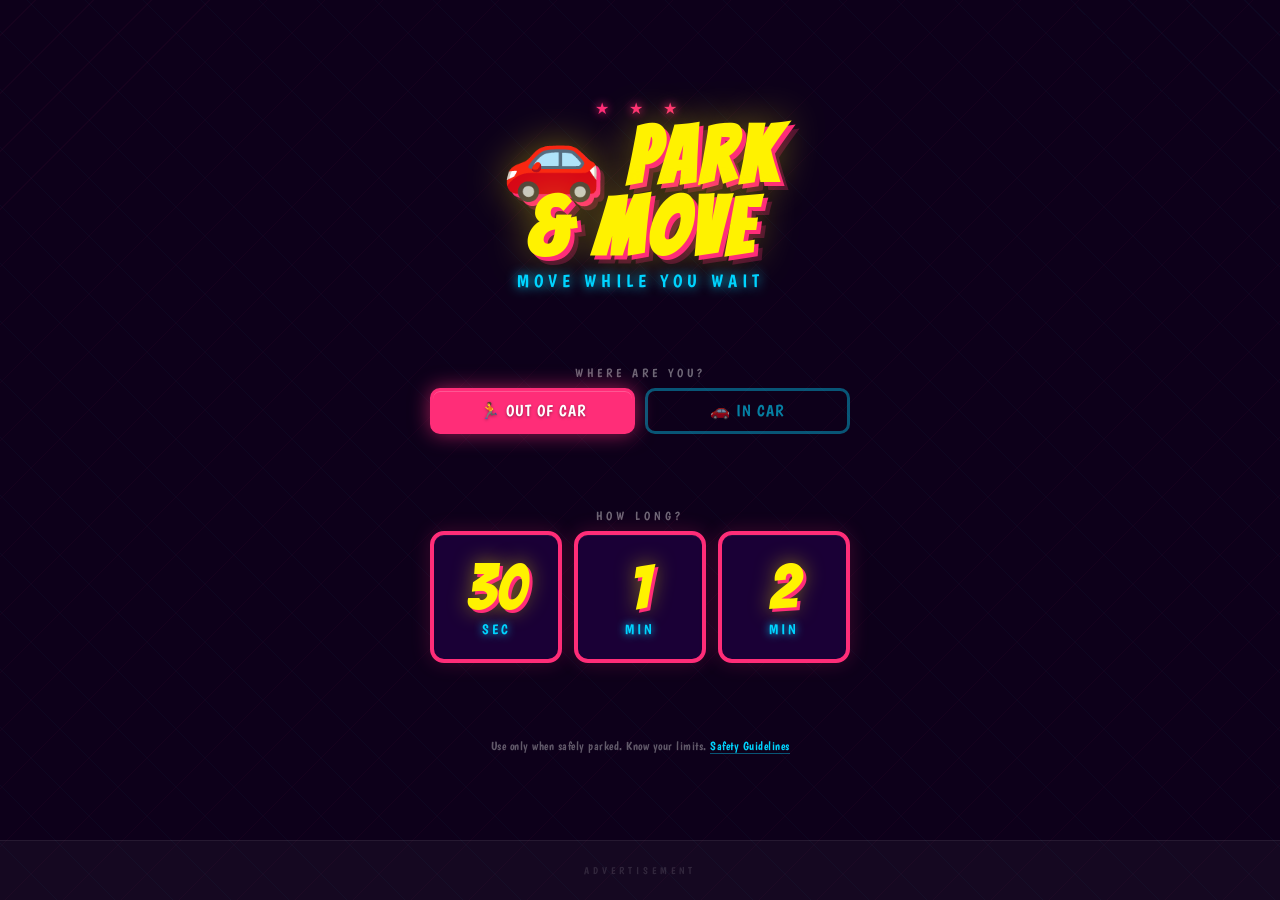
<file: index.html>
<!DOCTYPE html>
<html lang="en">
<head>
  <meta charset="UTF-8">
  <meta name="viewport" content="width=device-width, initial-scale=1.0, user-scalable=no">
  <meta name="theme-color" content="#0d001a">
  <meta name="apple-mobile-web-app-capable" content="yes">
  <meta name="apple-mobile-web-app-status-bar-style" content="black-translucent">
  <title>🚗 Park & Move</title>
  <link rel="stylesheet" href="styles.css">
  <link rel="preconnect" href="https://fonts.googleapis.com">
  <link rel="preconnect" href="https://fonts.gstatic.com" crossorigin>
  <link href="https://fonts.googleapis.com/css2?family=Bangers&family=Boogaloo&display=swap" rel="stylesheet">
  <link rel="manifest" href="manifest.json">
</head>
<body>

  <!-- MAIN SCREEN -->
  <div id="screen-main" class="screen active">
    <div class="main-content">

      <div class="title-block">
        <div class="title-deco">★ ★ ★</div>
        <h1>🚗 PARK<br>& MOVE</h1>
        <p class="subtitle">MOVE WHILE YOU WAIT</p>
      </div>

      <!-- Mode Selection -->
      <div class="mode-section">
        <p class="mode-label">WHERE ARE YOU?</p>
        <div class="mode-toggle">
          <button class="mode-btn active" id="btn-outcar" onclick="selectMode('outOfCar')">
            🏃 OUT OF CAR
          </button>
          <button class="mode-btn" id="btn-incar" onclick="selectMode('inCar')">
            🚗 IN CAR
          </button>
        </div>
      </div>

      <!-- Time Buttons -->
      <div class="time-section">
        <p class="mode-label">HOW LONG?</p>
        <div class="time-buttons">
          <button class="time-btn" onclick="startRoutine(30)">
            <span class="time-label">30</span>
            <span class="time-unit">SEC</span>
          </button>
          <button class="time-btn" onclick="startRoutine(60)">
            <span class="time-label">1</span>
            <span class="time-unit">MIN</span>
          </button>
          <button class="time-btn" onclick="startRoutine(120)">
            <span class="time-label">2</span>
            <span class="time-unit">MIN</span>
          </button>
        </div>
      </div>

      <div class="safety-line">
        Use only when safely parked. Know your limits.
        <a href="safety.html">Safety Guidelines</a>
      </div>

    </div>
    <div class="ad-placeholder"><span>ADVERTISEMENT</span></div>
  </div>

  <!-- ROUTINE SCREEN -->
  <div id="screen-routine" class="screen">
    <div class="routine-header">
      <h2 id="routine-title">YOUR ROUTINE</h2>
      <p class="routine-safety">🚗 Vehicle in park? Space to move? Let's go!</p>
    </div>

    <div class="routine-scroll">
      <div id="exercise-list"></div>
    </div>

    <div class="routine-footer">
      <button class="done-btn" onclick="finishRoutine()">✔ DONE!</button>
      <div class="ad-placeholder"><span>ADVERTISEMENT</span></div>
    </div>
  </div>

  <!-- CONFETTI OVERLAY -->
  <div id="confetti-overlay"></div>

  <script src="script.js"></script>
</body>
</html>
</file>
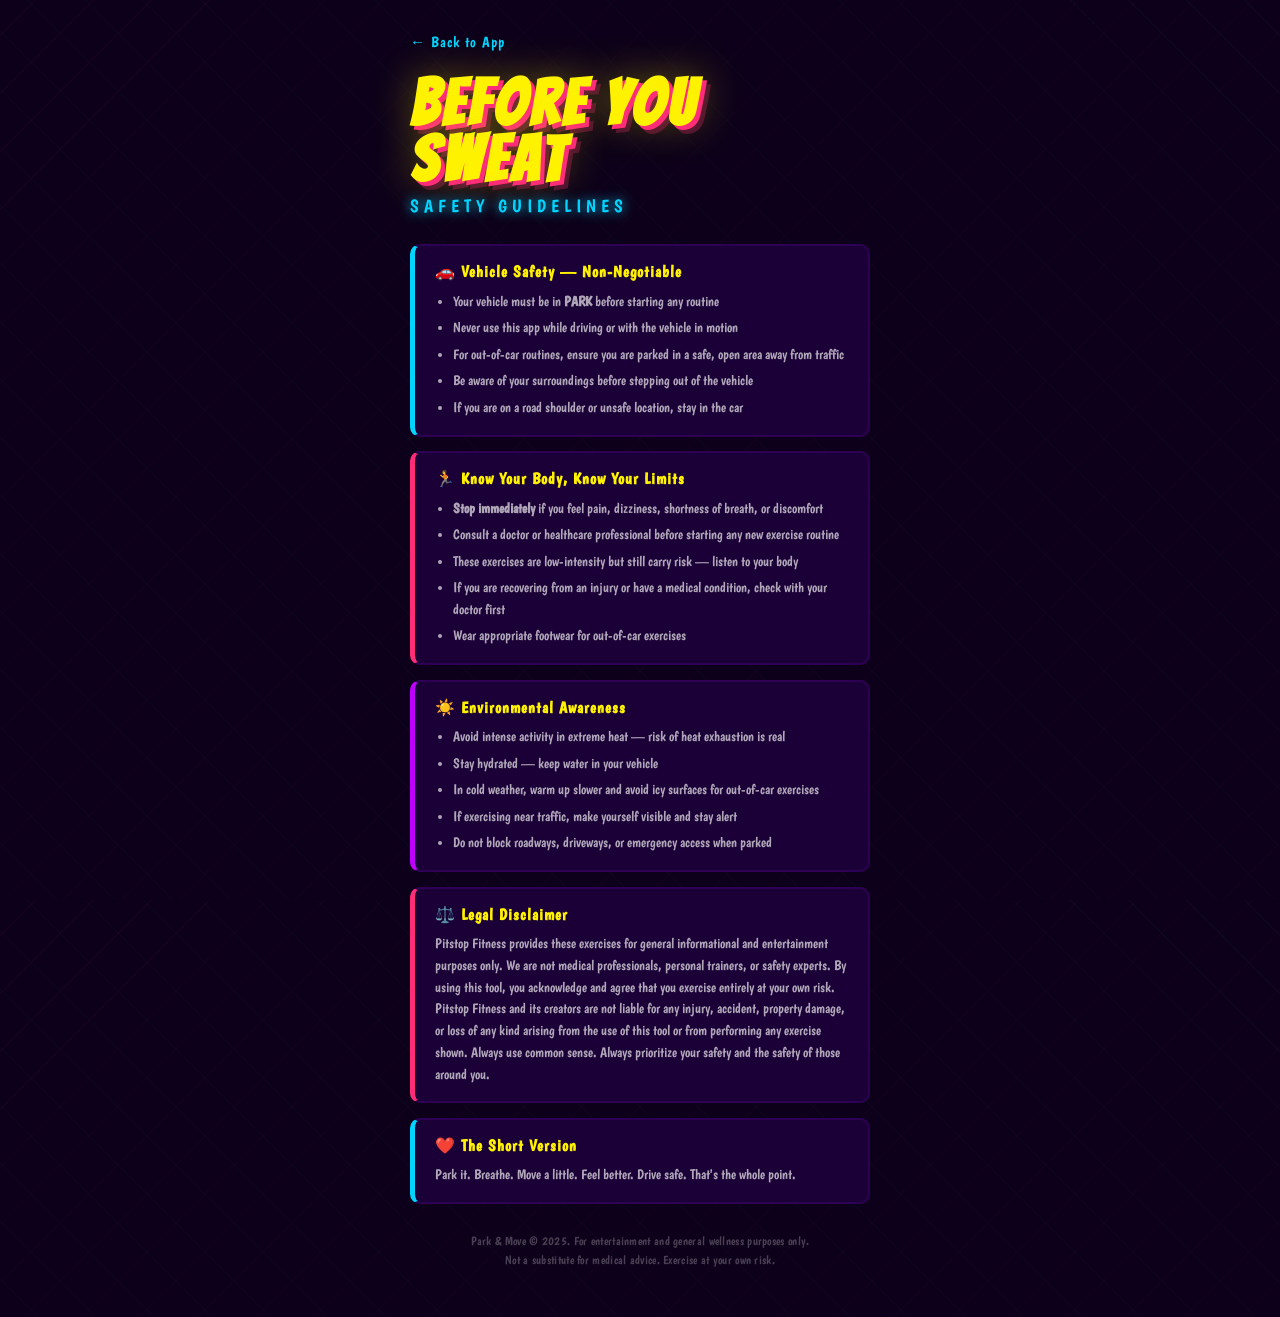
<file: safety.html>
<!DOCTYPE html>
<html lang="en">
<head>
  <meta charset="UTF-8">
  <meta name="viewport" content="width=device-width, initial-scale=1.0">
  <title>Before You Move — Park & Move</title>
  <link rel="stylesheet" href="styles.css">
  <link rel="preconnect" href="https://fonts.googleapis.com">
  <link rel="preconnect" href="https://fonts.gstatic.com" crossorigin>
  <link href="https://fonts.googleapis.com/css2?family=Bangers&family=Boogaloo&display=swap" rel="stylesheet">
</head>
<body class="safety-body">

  <div class="safety-page">
    <a href="index.html" class="back-link">← Back to App</a>

    <h1>BEFORE YOU SWEAT</h1>
    <p class="subtitle" style="margin-bottom: 1.75rem;">SAFETY GUIDELINES</p>

    <div class="safety-section">
      <h3>🚗 Vehicle Safety — Non-Negotiable</h3>
      <ul>
        <li>Your vehicle must be in <strong>PARK</strong> before starting any routine</li>
        <li>Never use this app while driving or with the vehicle in motion</li>
        <li>For out-of-car routines, ensure you are parked in a safe, open area away from traffic</li>
        <li>Be aware of your surroundings before stepping out of the vehicle</li>
        <li>If you are on a road shoulder or unsafe location, stay in the car</li>
      </ul>
    </div>

    <div class="safety-section">
      <h3>🏃 Know Your Body, Know Your Limits</h3>
      <ul>
        <li><strong>Stop immediately</strong> if you feel pain, dizziness, shortness of breath, or discomfort</li>
        <li>Consult a doctor or healthcare professional before starting any new exercise routine</li>
        <li>These exercises are low-intensity but still carry risk — listen to your body</li>
        <li>If you are recovering from an injury or have a medical condition, check with your doctor first</li>
        <li>Wear appropriate footwear for out-of-car exercises</li>
      </ul>
    </div>

    <div class="safety-section">
      <h3>☀️ Environmental Awareness</h3>
      <ul>
        <li>Avoid intense activity in extreme heat — risk of heat exhaustion is real</li>
        <li>Stay hydrated — keep water in your vehicle</li>
        <li>In cold weather, warm up slower and avoid icy surfaces for out-of-car exercises</li>
        <li>If exercising near traffic, make yourself visible and stay alert</li>
        <li>Do not block roadways, driveways, or emergency access when parked</li>
      </ul>
    </div>

    <div class="safety-section">
      <h3>⚖️ Legal Disclaimer</h3>
      <p>
        Pitstop Fitness provides these exercises for general informational and entertainment purposes only.
        We are not medical professionals, personal trainers, or safety experts.
        By using this tool, you acknowledge and agree that you exercise entirely at your own risk.
        Pitstop Fitness and its creators are not liable for any injury, accident, property damage,
        or loss of any kind arising from the use of this tool or from performing any exercise shown.
        Always use common sense. Always prioritize your safety and the safety of those around you.
      </p>
    </div>

    <div class="safety-section">
      <h3>❤️ The Short Version</h3>
      <p>Park it. Breathe. Move a little. Feel better. Drive safe. That's the whole point.</p>
    </div>

    <p class="legal-disclaimer">
      Park & Move &copy; 2025. For entertainment and general wellness purposes only.<br>
      Not a substitute for medical advice. Exercise at your own risk.
    </p>
  </div>

</body>
</html>
</file>
<file: styles.css>
/* ==========================================
   PITSTOP FITNESS — 80s Neon Retro Theme
   "Richard Simmons Energy, Calculator Clarity"
   ========================================== */

@import url('https://fonts.googleapis.com/css2?family=Bangers&family=Boogaloo&display=swap');

:root {
  --neon-pink:    #ff2d78;
  --neon-blue:    #00d4ff;
  --neon-yellow:  #fff200;
  --neon-green:   #39ff14;
  --neon-purple:  #bf00ff;
  --neon-orange:  #ff6b00;
  --dark-bg:      #0d001a;
  --card-bg:      #1a0036;
  --card-border:  #2d0055;
}

/* =====================
   RESET & BASE
   ===================== */
*, *::before, *::after {
  box-sizing: border-box;
  margin: 0;
  padding: 0;
  -webkit-tap-highlight-color: transparent;
}

html, body {
  height: 100%;
  overflow: hidden;
}

body {
  background-color: var(--dark-bg);
  /* Diagonal grid overlay for VHS feel */
  background-image:
    repeating-linear-gradient(
      -45deg,
      transparent,
      transparent 40px,
      rgba(255, 45, 120, 0.04) 40px,
      rgba(255, 45, 120, 0.04) 41px
    ),
    repeating-linear-gradient(
      45deg,
      transparent,
      transparent 40px,
      rgba(0, 212, 255, 0.03) 40px,
      rgba(0, 212, 255, 0.03) 41px
    );
  color: white;
  font-family: 'Boogaloo', cursive;
  display: flex;
  flex-direction: column;
}

/* =====================
   SCREENS
   ===================== */
.screen {
  display: none;
  flex-direction: column;
  height: 100dvh; /* dynamic viewport height — handles mobile browser bars */
  width: 100%;
  position: absolute;
  top: 0; left: 0;
}

.screen.active {
  display: flex;
}

/* =====================
   MAIN SCREEN
   ===================== */
.main-content {
  flex: 1;
  display: flex;
  flex-direction: column;
  align-items: center;
  justify-content: space-evenly;
  padding: 1.5rem 1.25rem 0.75rem;
  min-height: 0;
}

/* TITLE BLOCK */
.title-block {
  text-align: center;
}

.title-deco {
  font-size: 1rem;
  color: var(--neon-pink);
  letter-spacing: 8px;
  text-shadow: 0 0 10px var(--neon-pink);
  margin-bottom: 0.25rem;
  animation: pulse 2s ease-in-out infinite;
}

@keyframes pulse {
  0%, 100% { opacity: 1; }
  50%       { opacity: 0.5; }
}

h1 {
  font-family: 'Bangers', cursive;
  font-size: clamp(2.8rem, 14vw, 5rem);
  line-height: 0.88;
  letter-spacing: 4px;
  color: var(--neon-yellow);
  text-shadow:
    4px 4px 0px var(--neon-pink),
    8px 8px 0px rgba(255, 45, 120, 0.25),
    0 0 40px rgba(255, 242, 0, 0.4);
}

.subtitle {
  font-family: 'Boogaloo', cursive;
  font-size: clamp(0.85rem, 4.5vw, 1.1rem);
  color: var(--neon-blue);
  letter-spacing: 5px;
  margin-top: 0.4rem;
  text-shadow: 0 0 12px var(--neon-blue);
}

/* MODE SECTION */
.mode-section,
.time-section {
  width: 100%;
  max-width: 420px;
}

.mode-label {
  font-family: 'Boogaloo', cursive;
  font-size: 0.75rem;
  letter-spacing: 4px;
  color: rgba(255, 255, 255, 0.4);
  text-align: center;
  margin-bottom: 0.5rem;
}

.mode-toggle {
  display: flex;
  gap: 0.6rem;
}

.mode-btn {
  flex: 1;
  padding: 0.65rem 0.5rem;
  font-family: 'Boogaloo', cursive;
  font-size: clamp(0.9rem, 4vw, 1rem);
  letter-spacing: 1px;
  border: 3px solid rgba(0, 212, 255, 0.4);
  background: transparent;
  color: rgba(0, 212, 255, 0.6);
  border-radius: 10px;
  cursor: pointer;
  transition: all 0.15s ease;
  touch-action: manipulation;
}

.mode-btn.active {
  background: var(--neon-pink);
  border-color: var(--neon-pink);
  color: white;
  box-shadow:
    0 0 20px rgba(255, 45, 120, 0.6),
    inset 0 1px 0 rgba(255, 255, 255, 0.2);
  text-shadow: 0 1px 3px rgba(0,0,0,0.4);
}

.mode-btn:active {
  transform: scale(0.96);
}

/* TIME BUTTONS */
.time-buttons {
  display: flex;
  gap: 0.75rem;
}

.time-btn {
  flex: 1;
  aspect-ratio: 1;
  display: flex;
  flex-direction: column;
  align-items: center;
  justify-content: center;
  background: var(--card-bg);
  border: 4px solid var(--neon-pink);
  border-radius: 14px;
  cursor: pointer;
  transition: all 0.1s ease;
  touch-action: manipulation;
  box-shadow:
    0 0 20px rgba(255, 45, 120, 0.2),
    inset 0 1px 0 rgba(255, 255, 255, 0.05);
  position: relative;
  overflow: hidden;
}

/* Shimmer effect on time buttons */
.time-btn::before {
  content: '';
  position: absolute;
  top: -50%; left: -50%;
  width: 200%; height: 200%;
  background: linear-gradient(
    45deg,
    transparent 40%,
    rgba(255, 255, 255, 0.04) 50%,
    transparent 60%
  );
  transform: translateX(-100%);
  transition: transform 0.4s;
}

.time-btn:hover::before {
  transform: translateX(50%);
}

.time-btn:active {
  transform: scale(0.94);
  box-shadow: 0 0 35px rgba(255, 45, 120, 0.7);
  border-color: var(--neon-yellow);
}

.time-label {
  font-family: 'Bangers', cursive;
  font-size: clamp(2.5rem, 13vw, 4rem);
  color: var(--neon-yellow);
  line-height: 1;
  text-shadow:
    3px 3px 0 var(--neon-pink),
    0 0 20px rgba(255, 242, 0, 0.5);
}

.time-unit {
  font-family: 'Boogaloo', cursive;
  font-size: clamp(0.75rem, 3.5vw, 0.9rem);
  color: var(--neon-blue);
  letter-spacing: 3px;
  text-shadow: 0 0 8px var(--neon-blue);
}

/* SAFETY LINE */
.safety-line {
  font-size: clamp(0.65rem, 3vw, 0.75rem);
  color: rgba(255, 255, 255, 0.35);
  text-align: center;
  letter-spacing: 0.5px;
}

.safety-line a {
  color: var(--neon-blue);
  text-decoration: none;
  border-bottom: 1px solid rgba(0, 212, 255, 0.4);
  transition: color 0.15s;
}

.safety-line a:hover {
  color: white;
}

/* =====================
   AD PLACEHOLDER
   ===================== */
.ad-placeholder {
  height: 60px;
  min-height: 60px;
  background: rgba(255, 255, 255, 0.03);
  border-top: 1px solid rgba(255, 255, 255, 0.07);
  display: flex;
  align-items: center;
  justify-content: center;
  color: rgba(255, 255, 255, 0.12);
  font-size: 0.6rem;
  letter-spacing: 4px;
}

/* =====================
   ROUTINE SCREEN
   ===================== */
.routine-header {
  padding: 1.25rem 1.25rem 0.75rem;
  text-align: center;
  flex-shrink: 0;
  background: linear-gradient(to bottom, var(--dark-bg) 80%, transparent);
}

h2 {
  font-family: 'Bangers', cursive;
  font-size: clamp(2rem, 10vw, 3rem);
  letter-spacing: 4px;
  color: var(--neon-yellow);
  text-shadow:
    3px 3px 0 var(--neon-pink),
    0 0 25px rgba(255, 242, 0, 0.4);
}

.routine-safety {
  font-size: clamp(0.7rem, 3.2vw, 0.8rem);
  color: rgba(255, 255, 255, 0.4);
  margin-top: 0.3rem;
  letter-spacing: 0.3px;
}

/* SCROLLABLE EXERCISE LIST */
.routine-scroll {
  flex: 1;
  overflow-y: auto;
  padding: 0.5rem 1.25rem 0.75rem;
  -webkit-overflow-scrolling: touch;
  min-height: 0;
}

/* Hide scrollbar but keep functionality */
.routine-scroll::-webkit-scrollbar { display: none; }
.routine-scroll { scrollbar-width: none; }

#exercise-list {
  display: flex;
  flex-direction: column;
  gap: 0.65rem;
  max-width: 420px;
  margin: 0 auto;
}

/* EXERCISE ITEM CARDS */
.exercise-item {
  background: var(--card-bg);
  border: 2px solid var(--card-border);
  border-left: 5px solid var(--neon-pink);
  border-radius: 10px;
  padding: 0.75rem 1rem;
  display: flex;
  align-items: center;
  gap: 0.85rem;
  opacity: 0;
  animation: slideIn 0.3s ease forwards;
}

@keyframes slideIn {
  from {
    opacity: 0;
    transform: translateX(-15px);
  }
  to {
    opacity: 1;
    transform: translateX(0);
  }
}

.exercise-item:nth-child(even) {
  border-left-color: var(--neon-blue);
}

.exercise-item:nth-child(3n) {
  border-left-color: var(--neon-purple);
}

.exercise-emoji {
  font-size: 1.6rem;
  line-height: 1;
  flex-shrink: 0;
}

.exercise-info {
  flex: 1;
  min-width: 0;
}

.exercise-name {
  font-family: 'Boogaloo', cursive;
  font-size: clamp(1rem, 4.5vw, 1.15rem);
  color: white;
  line-height: 1.1;
}

.exercise-reps {
  font-size: clamp(0.75rem, 3.2vw, 0.85rem);
  color: var(--neon-blue);
  margin-top: 0.15rem;
  letter-spacing: 0.3px;
}

/* TOTAL TIME BADGE */
.total-time {
  font-family: 'Boogaloo', cursive;
  font-size: 0.75rem;
  color: rgba(255,255,255,0.3);
  text-align: right;
  letter-spacing: 2px;
  margin-top: 0.5rem;
}

/* ROUTINE FOOTER */
.routine-footer {
  flex-shrink: 0;
  padding: 0.75rem 1.25rem 0;
}

/* DONE BUTTON */
.done-btn {
  width: 100%;
  max-width: 420px;
  display: block;
  margin: 0 auto;
  padding: 1rem;
  font-family: 'Bangers', cursive;
  font-size: clamp(1.5rem, 7vw, 2rem);
  letter-spacing: 4px;
  background: var(--neon-green);
  color: var(--dark-bg);
  border: none;
  border-radius: 12px;
  cursor: pointer;
  transition: all 0.1s ease;
  touch-action: manipulation;
  box-shadow:
    0 0 25px rgba(57, 255, 20, 0.45),
    0 4px 0 rgba(0, 150, 0, 0.5);
  text-shadow: none;
}

.done-btn:active {
  transform: translateY(3px);
  box-shadow:
    0 0 35px rgba(57, 255, 20, 0.7),
    0 1px 0 rgba(0, 150, 0, 0.5);
}

/* =====================
   CONFETTI
   ===================== */
#confetti-overlay {
  position: fixed;
  top: 0; left: 0;
  width: 100%; height: 100%;
  pointer-events: none;
  z-index: 999;
}

.confetti-piece {
  position: absolute;
  animation: confettiFall linear forwards;
}

@keyframes confettiFall {
  0% {
    transform: translateY(-20px) rotate(0deg);
    opacity: 1;
  }
  80% {
    opacity: 1;
  }
  100% {
    transform: translateY(105vh) rotate(720deg);
    opacity: 0;
  }
}

/* =====================
   FEEDBACK POPUP
   ===================== */
#feedback-msg {
  position: fixed;
  top: 50%;
  left: 50%;
  transform: translate(-50%, -50%) scale(0);
  font-family: 'Bangers', cursive;
  font-size: clamp(2.5rem, 15vw, 4.5rem);
  color: var(--neon-yellow);
  text-shadow:
    4px 4px 0 var(--neon-pink),
    0 0 40px rgba(255, 242, 0, 0.8);
  z-index: 1000;
  pointer-events: none;
  text-align: center;
  letter-spacing: 3px;
  animation: popIn 0.35s cubic-bezier(0.175, 0.885, 0.32, 1.275) forwards;
  white-space: nowrap;
}

@keyframes popIn {
  0%   { transform: translate(-50%, -50%) scale(0);   opacity: 0; }
  60%  { transform: translate(-50%, -50%) scale(1.15); opacity: 1; }
  100% { transform: translate(-50%, -50%) scale(1);   opacity: 1; }
}

/* =====================
   SAFETY PAGE STYLES
   ===================== */
body.safety-body {
  overflow: auto;
  height: auto;
}

.safety-page {
  max-width: 500px;
  margin: 0 auto;
  padding: 2rem 1.25rem 3rem;
}

.back-link {
  display: inline-flex;
  align-items: center;
  gap: 0.4rem;
  color: var(--neon-blue);
  text-decoration: none;
  font-size: 0.95rem;
  letter-spacing: 1px;
  margin-bottom: 1.5rem;
  border-bottom: 1px solid transparent;
  transition: border-color 0.15s;
}

.back-link:hover {
  border-bottom-color: var(--neon-blue);
}

.safety-page h1 {
  font-size: clamp(2.5rem, 12vw, 4rem);
  margin-bottom: 0;
}

.safety-page .subtitle {
  margin-bottom: 1.75rem;
}

.safety-section {
  background: var(--card-bg);
  border: 2px solid var(--card-border);
  border-left: 5px solid var(--neon-pink);
  border-radius: 10px;
  padding: 1rem 1.25rem;
  margin-bottom: 0.9rem;
}

.safety-section:nth-child(even) {
  border-left-color: var(--neon-blue);
}

.safety-section:nth-child(3n) {
  border-left-color: var(--neon-purple);
}

.safety-section h3 {
  font-family: 'Boogaloo', cursive;
  font-size: 1rem;
  letter-spacing: 1px;
  color: var(--neon-yellow);
  margin-bottom: 0.6rem;
}

.safety-section p,
.safety-section li {
  font-size: 0.85rem;
  color: rgba(255, 255, 255, 0.65);
  line-height: 1.6;
}

.safety-section ul {
  padding-left: 1.1rem;
}

.safety-section li + li {
  margin-top: 0.3rem;
}

.legal-disclaimer {
  font-size: 0.72rem;
  color: rgba(255, 255, 255, 0.25);
  text-align: center;
  margin-top: 1.75rem;
  line-height: 1.6;
  letter-spacing: 0.3px;
}

/* =====================
   UTILITY
   ===================== */
button {
  -webkit-appearance: none;
  appearance: none;
}
</file>
